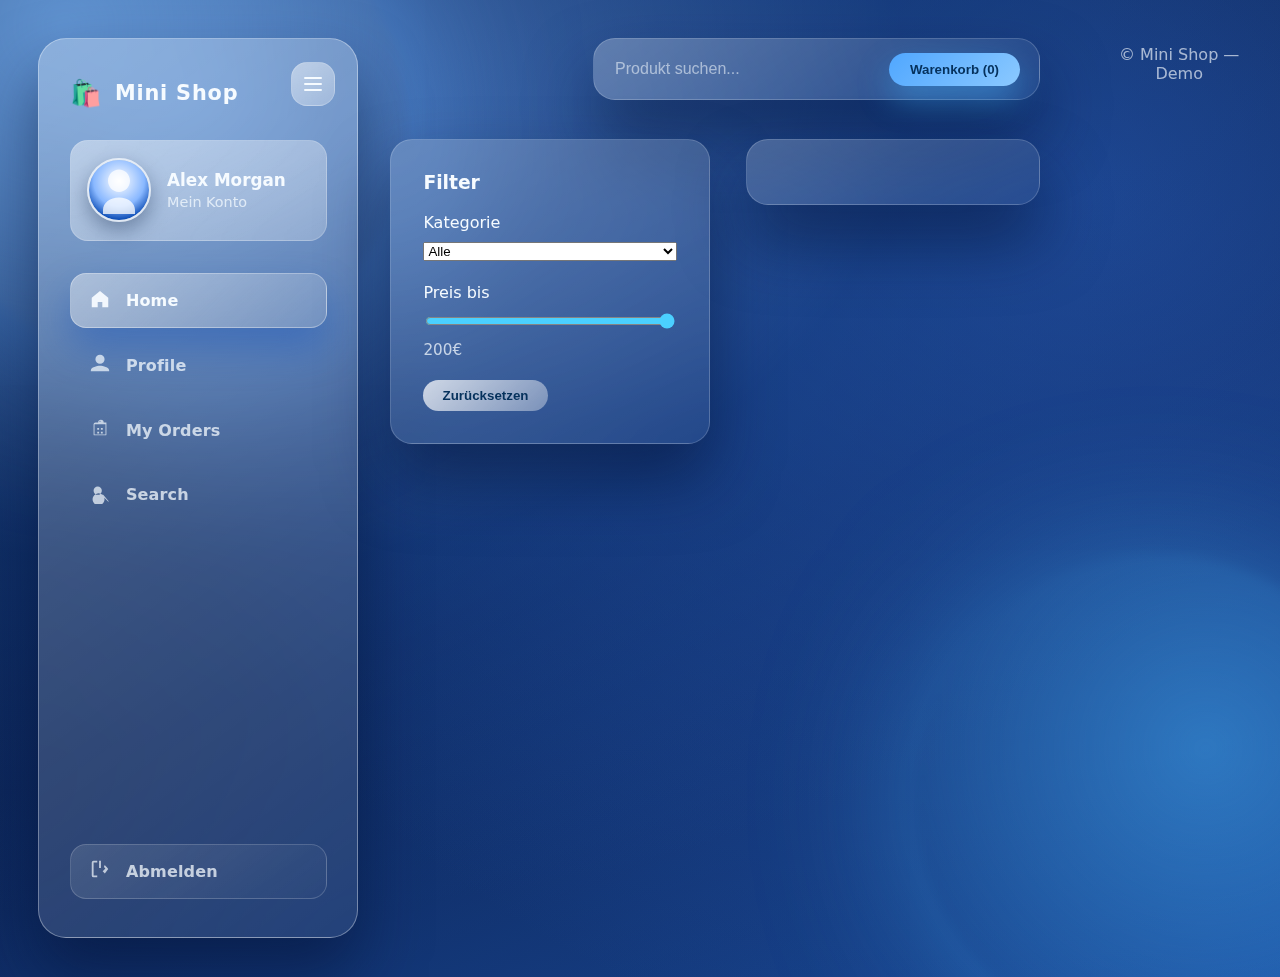
<file: index.html>
<!DOCTYPE html>
<html lang="de">
<head>
    <meta charset="utf-8" />
    <meta name="viewport" content="width=device-width, initial-scale=1" />
    <title>Mini Shop</title>
    <link rel="stylesheet" href="styles.css">
</head>
<body>
    <div class="app-shell">
        <aside class="sidebar" aria-label="Hauptnavigation">
            <!-- Toggle button keeps the sidebar accessible for mouse and keyboard users -->
            <button class="sidebar__toggle" aria-expanded="true" aria-label="Sidebar einklappen">
                <span class="sidebar__toggle-icon" aria-hidden="true"></span>
            </button>
            <!-- Compact brand mark stays visible in both states -->
            <div class="sidebar__brand">
                <span class="sidebar__brand-icon" aria-hidden="true">🛍️</span>
                <span class="sidebar__brand-label">Mini Shop</span>
            </div>
            <!-- User profile block mirrors the Windows 11 glass cards -->
            <div class="sidebar__profile">
                <div class="sidebar__profile-avatar" aria-hidden="true">
                    <img src="data:image/svg+xml,%3Csvg xmlns='http://www.w3.org/2000/svg' width='120' height='120' viewBox='0 0 120 120'%3E%3Cdefs%3E%3CradialGradient id='a' cx='50%25' cy='35%25' r='65%25'%3E%3Cstop offset='0%25' stop-color='%23ffffff'/%3E%3Cstop offset='65%25' stop-color='%2389b8ff'/%3E%3Cstop offset='100%25' stop-color='%230849b3'/%3E%3C/radialGradient%3E%3C/defs%3E%3Crect width='120' height='120' fill='url(%23a)' rx='60'/%3E%3Cpath fill='%23ffffff' fill-opacity='0.75' d='M60 64c-12.15 0-22-10.02-22-22.4C38 29.19 47.85 19 60 19s22 10.19 22 22.6C82 53.98 72.15 64 60 64Zm0 11c17.64 0 32 11.08 32 24.76V108H28v-8.24C28 86.08 42.36 75 60 75Z'/%3E%3C/svg%3E" alt="" />
                </div>
                <div class="sidebar__profile-text">
                    <strong class="sidebar__profile-name">Alex Morgan</strong>
                    <span class="sidebar__profile-role">Mein Konto</span>
                </div>
            </div>
            <nav class="sidebar__nav" aria-label="Menü">
                <a href="index.html" class="sidebar__link sidebar__link--active" aria-current="page">
                    <span class="sidebar__icon" aria-hidden="true">
                        <svg viewBox="0 0 24 24" focusable="false" aria-hidden="true"><path d="M12 3.172 3 10.5V21h6.5v-5.75h5V21H21V10.5l-9-7.328Z"/></svg>
                    </span>
                    <span class="sidebar__label">Home</span>
                </a>
                <a href="profile.html" class="sidebar__link">
                    <span class="sidebar__icon" aria-hidden="true">
                        <svg viewBox="0 0 24 24" focusable="false" aria-hidden="true"><path d="M12 12.9a5 5 0 1 0-5-5 5 5 0 0 0 5 5Zm0 2.2c-3.36 0-10 1.68-10 5v1h20v-1c0-3.32-6.64-5-10-5Z"/></svg>
                    </span>
                    <span class="sidebar__label">Profile</span>
                </a>
                <a href="#" class="sidebar__link">
                    <span class="sidebar__icon" aria-hidden="true">
                        <svg viewBox="0 0 24 24" focusable="false" aria-hidden="true"><path d="M19 6h-3a3 3 0 1 0-6 0H7a2 2 0 0 0-2 2v11a1 1 0 0 0 1 1h12a1 1 0 0 0 1-1ZM12 4a1 1 0 0 1 1 1h-2a1 1 0 0 1 1-1Zm6 15H6V8h12Zm-5-3h2v2h-2Zm-4 0h2v2H9Zm4-4h2v2h-2Zm-4 0h2v2H9Z"/></svg>
                    </span>
                    <span class="sidebar__label">My Orders</span>
                </a>
                <a href="#" class="sidebar__link">
                    <span class="sidebar__icon" aria-hidden="true">
                        <svg viewBox="0 0 24 24" focusable="false" aria-hidden="true"><path d="M15.5 14h-.79l-.28-.27A6.5 6.5 0 1 0 16 15.5l.27.28v.79L21 21.49 21.49 21Zm-6 0a4.5 4.5 0 1 1 4.5-4.5 4.5 4.5 0 0 1-4.5 4.5Z"/></svg>
                    </span>
                    <span class="sidebar__label">Search</span>
                </a>
            </nav>
            <a href="#" class="sidebar__link sidebar__link--logout">
                <span class="sidebar__icon" aria-hidden="true">
                    <svg viewBox="0 0 24 24" focusable="false" aria-hidden="true"><path d="M11 3h2v8h-2zm8.7 7.3-2.59-2.58L16.3 9.83l1.59 1.58-1.59 1.59 0 0-1.41 1.41 2.41 2.59L21 12zM5 5h4V3H5a2 2 0 0 0-2 2v14a2 2 0 0 0 2 2h4v-2H5z"/></svg>
                </span>
                <span class="sidebar__label">Abmelden</span>
            </a>
        </aside>
        <div class="main-area">
            <header class="site-header">
                <div class="search-cart">
                    <input id="search" type="search" placeholder="Produkt suchen..." />
                    <button id="cart-btn" class="cart-btn">Warenkorb (<span id="cart-count">0</span>)</button>
                </div>
            </header>
            <main class="content">
                <section class="filters">
                    <h3>Filter</h3>
                    <label>
                        Kategorie
                        <select id="category-filter">
                            <option value="all">Alle</option>
                        </select>
                    </label>
                    <label>
                        Preis bis
                        <input id="price-filter" type="range" min="0" max="200" value="200" />
                        <span id="price-value">200€</span>
                    </label>
                    <button id="clear-filters">Zurücksetzen</button>
                </section>
                <section class="products">
                    <div id="products-grid" class="grid"></div>
                </section>
            </main>
        </div>
    </div>
    <!-- Warenkorb Modal -->
    <div id="cart-modal" class="modal hidden">
        <div class="modal-content">
            <button class="close" id="close-cart">✕</button>
            <h2>Warenkorb</h2>
            <div id="cart-items"></div>
            <div class="cart-summary">
                <div>Zwischensumme: <strong id="subtotal">0.00€</strong></div>
                <button id="checkout-btn" class="primary">Zur Kasse</button>
            </div>
        </div>
    </div>
    <!-- Checkout Modal -->
    <div id="checkout-modal" class="modal hidden">
        <div class="modal-content">
            <button class="close" id="close-checkout">✕</button>
            <h2>Bestellung abschließen</h2>
            <form id="checkout-form">
                <label>Name <input name="name" required /></label>
                <label>Email <input name="email" type="email" required /></label>
                <label>Adresse <input name="address" required /></label>
                <button type="submit" class="primary">Bestellung absenden</button>
            </form>
        </div>
    </div>
    <footer class="site-footer">
        <p>© Mini Shop — Demo</p>
    </footer>
    <script src="script.js"></script>
</body>
</html>
</file>
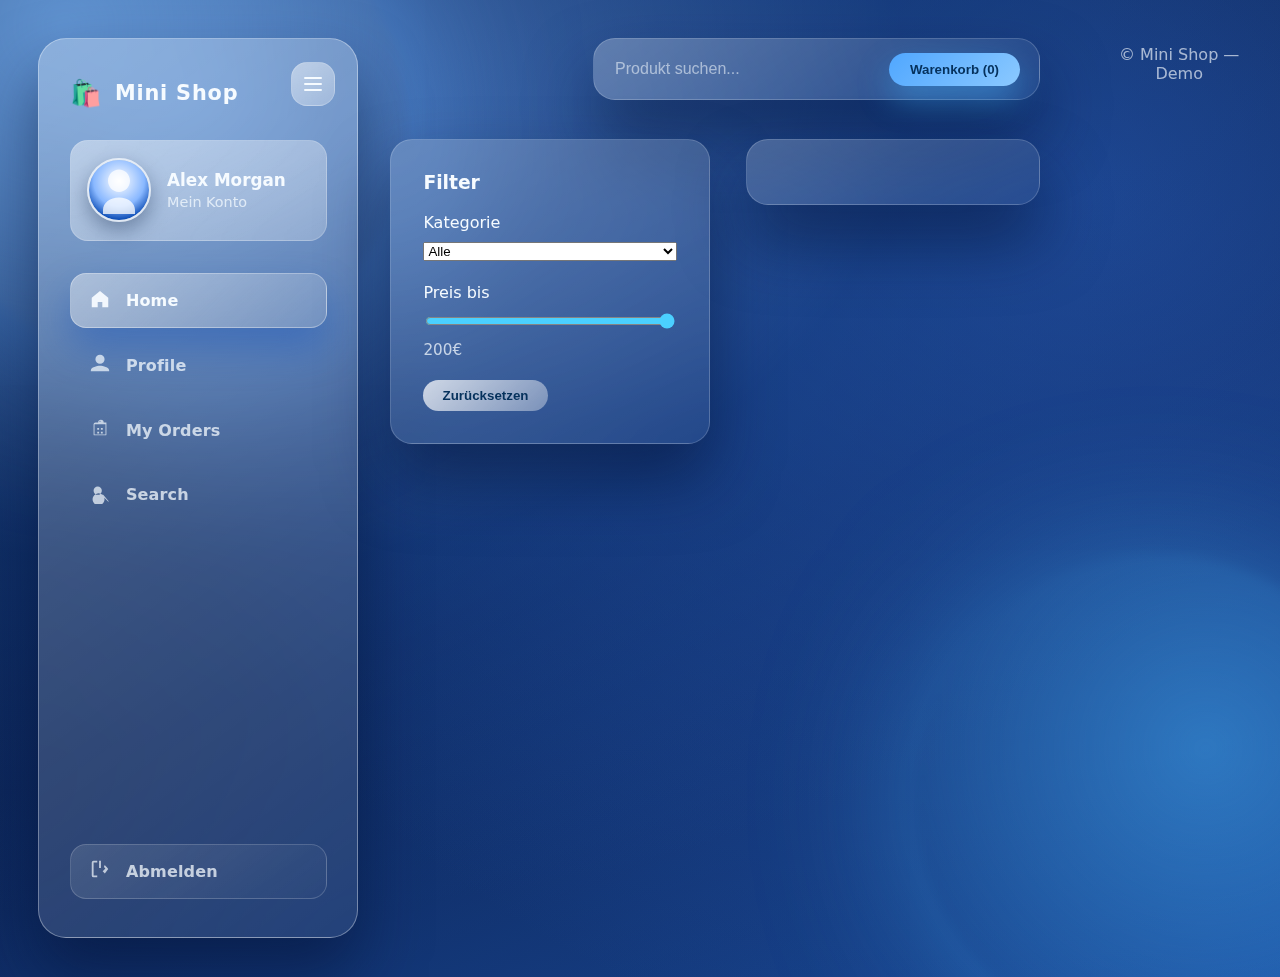
<file: Elnaz/index.html>
<!DOCTYPE html>
<html lang="de">
<head>
    <meta charset="utf-8" />
    <meta name="viewport" content="width=device-width, initial-scale=1" />
    <title>Mini Shop</title>
    <link rel="stylesheet" href="styles.css">
</head>
<body>
    <div class="app-shell">
        <aside class="sidebar" aria-label="Hauptnavigation">
            <!-- Toggle button keeps the sidebar accessible for mouse and keyboard users -->
            <button class="sidebar__toggle" aria-expanded="true" aria-label="Sidebar einklappen">
                <span class="sidebar__toggle-icon" aria-hidden="true"></span>
            </button>

            <!-- Compact brand mark stays visible in both states -->
            <div class="sidebar__brand">
                <span class="sidebar__brand-icon" aria-hidden="true">🛍️</span>
                <span class="sidebar__brand-label">Mini Shop</span>
            </div>

            <!-- User profile block mirrors the Windows 11 glass cards -->
            <div class="sidebar__profile">
                <div class="sidebar__profile-avatar" aria-hidden="true">
                    <img src="data:image/svg+xml,%3Csvg xmlns='http://www.w3.org/2000/svg' width='120' height='120' viewBox='0 0 120 120'%3E%3Cdefs%3E%3CradialGradient id='a' cx='50%25' cy='35%25' r='65%25'%3E%3Cstop offset='0%25' stop-color='%23ffffff'/%3E%3Cstop offset='65%25' stop-color='%2389b8ff'/%3E%3Cstop offset='100%25' stop-color='%230849b3'/%3E%3C/radialGradient%3E%3C/defs%3E%3Crect width='120' height='120' fill='url(%23a)' rx='60'/%3E%3Cpath fill='%23ffffff' fill-opacity='0.75' d='M60 64c-12.15 0-22-10.02-22-22.4C38 29.19 47.85 19 60 19s22 10.19 22 22.6C82 53.98 72.15 64 60 64Zm0 11c17.64 0 32 11.08 32 24.76V108H28v-8.24C28 86.08 42.36 75 60 75Z'/%3E%3C/svg%3E" alt="" />
                </div>
                <div class="sidebar__profile-text">
                    <strong class="sidebar__profile-name">Alex Morgan</strong>
                    <span class="sidebar__profile-role">Mein Konto</span>
                </div>
            </div>

            <nav class="sidebar__nav" aria-label="Menü">
                <a href="#" class="sidebar__link sidebar__link--active">
                    <span class="sidebar__icon" aria-hidden="true">
                        <svg viewBox="0 0 24 24" focusable="false" aria-hidden="true"><path d="M12 3.172 3 10.5V21h6.5v-5.75h5V21H21V10.5l-9-7.328Z"/></svg>
                    </span>
                    <span class="sidebar__label">Home</span>
                </a>
                <a href="#" class="sidebar__link">
                    <span class="sidebar__icon" aria-hidden="true">
                        <svg viewBox="0 0 24 24" focusable="false" aria-hidden="true"><path d="M12 12.9a5 5 0 1 0-5-5 5 5 0 0 0 5 5Zm0 2.2c-3.36 0-10 1.68-10 5v1h20v-1c0-3.32-6.64-5-10-5Z"/></svg>
                    </span>
                    <span class="sidebar__label">Profile</span>
                </a>
                <a href="#" class="sidebar__link">
                    <span class="sidebar__icon" aria-hidden="true">
                        <svg viewBox="0 0 24 24" focusable="false" aria-hidden="true"><path d="M19 6h-3a3 3 0 1 0-6 0H7a2 2 0 0 0-2 2v11a1 1 0 0 0 1 1h12a1 1 0 0 0 1-1ZM12 4a1 1 0 0 1 1 1h-2a1 1 0 0 1 1-1Zm6 15H6V8h12Zm-5-3h2v2h-2Zm-4 0h2v2H9Zm4-4h2v2h-2Zm-4 0h2v2H9Z"/></svg>
                    </span>
                    <span class="sidebar__label">My Orders</span>
                </a>
                <a href="#" class="sidebar__link">
                    <span class="sidebar__icon" aria-hidden="true">
                        <svg viewBox="0 0 24 24" focusable="false" aria-hidden="true"><path d="M15.5 14h-.79l-.28-.27A6.5 6.5 0 1 0 16 15.5l.27.28v.79L21 21.49 21.49 21Zm-6 0a4.5 4.5 0 1 1 4.5-4.5 4.5 4.5 0 0 1-4.5 4.5Z"/></svg>
                    </span>
                    <span class="sidebar__label">Search</span>
                </a>
            </nav>

            <a href="#" class="sidebar__link sidebar__link--logout">
                <span class="sidebar__icon" aria-hidden="true">
                    <svg viewBox="0 0 24 24" focusable="false" aria-hidden="true"><path d="M11 3h2v8h-2zm8.7 7.3-2.59-2.58L16.3 9.83l1.59 1.58-1.59 1.59 0 0-1.41 1.41 2.41 2.59L21 12zM5 5h4V3H5a2 2 0 0 0-2 2v14a2 2 0 0 0 2 2h4v-2H5z"/></svg>
                </span>
                <span class="sidebar__label">Abmelden</span>
            </a>
        </aside>

        <div class="main-area">
            <header class="site-header">
                <div class="search-cart">
                    <input id="search" type="search" placeholder="Produkt suchen..." />
                    <button id="cart-btn" class="cart-btn">Warenkorb (<span id="cart-count">0</span>)</button>
                </div>
            </header>

            <main class="content">
                <section class="filters">
                    <h3>Filter</h3>
                    <label>
                        Kategorie
                        <select id="category-filter">
                            <option value="all">Alle</option>
                        </select>
                    </label>
                    <label>
                        Preis bis
                        <input id="price-filter" type="range" min="0" max="200" value="200" />
                        <span id="price-value">200€</span>
                    </label>
                    <button id="clear-filters">Zurücksetzen</button>
                </section>

                <section class="products">
                    <div id="products-grid" class="grid"></div>
                </section>
            </main>
        </div>
    </div>

    <!-- Warenkorb Modal -->
    <div id="cart-modal" class="modal hidden">
        <div class="modal-content">
            <button class="close" id="close-cart">✕</button>
            <h2>Warenkorb</h2>
            <div id="cart-items"></div>
            <div class="cart-summary">
                <div>Zwischensumme: <strong id="subtotal">0.00€</strong></div>
                <button id="checkout-btn" class="primary">Zur Kasse</button>
            </div>
        </div>
    </div>

    <!-- Checkout Modal -->
    <div id="checkout-modal" class="modal hidden">
        <div class="modal-content">
            <button class="close" id="close-checkout">✕</button>
            <h2>Bestellung abschließen</h2>
            <form id="checkout-form">
                <label>Name <input name="name" required /></label>
                <label>Email <input name="email" type="email" required /></label>
                <label>Adresse <input name="address" required /></label>
                <button type="submit" class="primary">Bestellung absenden</button>
            </form>
        </div>
    </div>

    <footer class="site-footer">
        <p>© Mini Shop — Demo</p>
    </footer>

    <script src="script.js"></script>
</body>
</html>
</file>
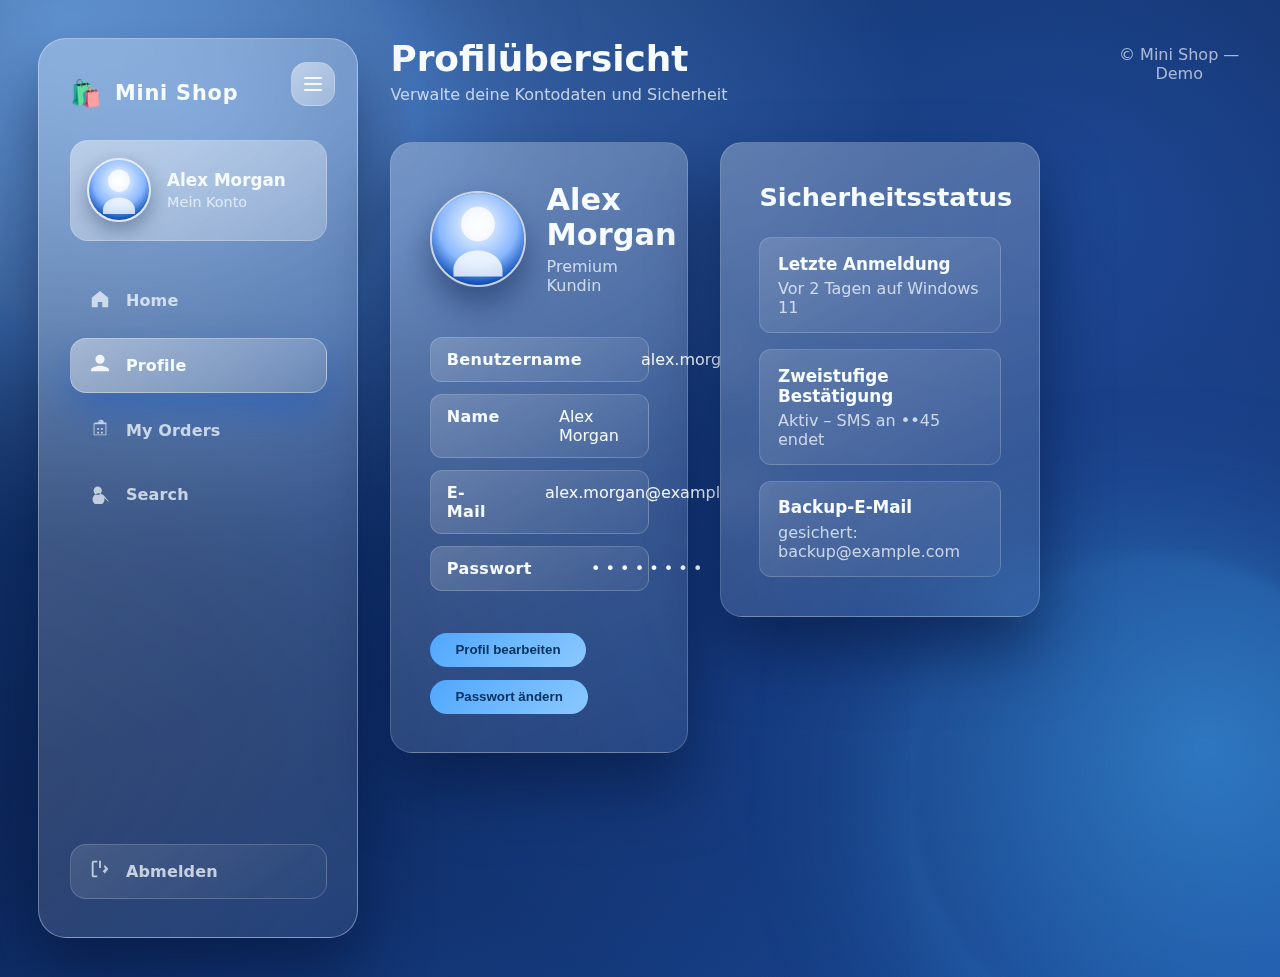
<file: profile.html>
<!DOCTYPE html>
<html lang="de">
<head>
    <meta charset="utf-8" />
    <meta name="viewport" content="width=device-width, initial-scale=1" />
    <title>Mini Shop – Profil</title>
    <link rel="stylesheet" href="styles.css">
</head>
<body>
    <div class="app-shell">
        <aside class="sidebar" aria-label="Hauptnavigation">
            <button class="sidebar__toggle" aria-expanded="true" aria-label="Sidebar einklappen">
                <span class="sidebar__toggle-icon" aria-hidden="true"></span>
            </button>
            <div class="sidebar__brand">
                <span class="sidebar__brand-icon" aria-hidden="true">🛍️</span>
                <span class="sidebar__brand-label">Mini Shop</span>
            </div>
            <div class="sidebar__profile">
                <div class="sidebar__profile-avatar" aria-hidden="true">
                    <img src="data:image/svg+xml,%3Csvg xmlns='http://www.w3.org/2000/svg' width='120' height='120' viewBox='0 0 120 120'%3E%3Cdefs%3E%3CradialGradient id='a' cx='50%25' cy='35%25' r='65%25'%3E%3Cstop offset='0%25' stop-color='%23ffffff'/%3E%3Cstop offset='65%25' stop-color='%2389b8ff'/%3E%3Cstop offset='100%25' stop-color='%230849b3'/%3E%3C/radialGradient%3E%3C/defs%3E%3Crect width='120' height='120' fill='url(%23a)' rx='60'/%3E%3Cpath fill='%23ffffff' fill-opacity='0.75' d='M60 64c-12.15 0-22-10.02-22-22.4C38 29.19 47.85 19 60 19s22 10.19 22 22.6C82 53.98 72.15 64 60 64Zm0 11c17.64 0 32 11.08 32 24.76V108H28v-8.24C28 86.08 42.36 75 60 75Z'/%3E%3C/svg%3E" alt="" />
                </div>
                <div class="sidebar__profile-text">
                    <strong class="sidebar__profile-name">Alex Morgan</strong>
                    <span class="sidebar__profile-role">Mein Konto</span>
                </div>
            </div>
            <nav class="sidebar__nav" aria-label="Menü">
                <a href="index.html" class="sidebar__link">
                    <span class="sidebar__icon" aria-hidden="true">
                        <svg viewBox="0 0 24 24" focusable="false" aria-hidden="true"><path d="M12 3.172 3 10.5V21h6.5v-5.75h5V21H21V10.5l-9-7.328Z"/></svg>
                    </span>
                    <span class="sidebar__label">Home</span>
                </a>
                <a href="profile.html" class="sidebar__link sidebar__link--active" aria-current="page">
                    <span class="sidebar__icon" aria-hidden="true">
                        <svg viewBox="0 0 24 24" focusable="false" aria-hidden="true"><path d="M12 12.9a5 5 0 1 0-5-5 5 5 0 0 0 5 5Zm0 2.2c-3.36 0-10 1.68-10 5v1h20v-1c0-3.32-6.64-5-10-5Z"/></svg>
                    </span>
                    <span class="sidebar__label">Profile</span>
                </a>
                <a href="#" class="sidebar__link">
                    <span class="sidebar__icon" aria-hidden="true">
                        <svg viewBox="0 0 24 24" focusable="false" aria-hidden="true"><path d="M19 6h-3a3 3 0 1 0-6 0H7a2 2 0 0 0-2 2v11a1 1 0 0 0 1 1h12a1 1 0 0 0 1-1ZM12 4a1 1 0 0 1 1 1h-2a1 1 0 0 1 1-1Zm6 15H6V8h12Zm-5-3h2v2h-2Zm-4 0h2v2H9Zm4-4h2v2h-2Zm-4 0h2v2H9Z"/></svg>
                    </span>
                    <span class="sidebar__label">My Orders</span>
                </a>
                <a href="#" class="sidebar__link">
                    <span class="sidebar__icon" aria-hidden="true">
                        <svg viewBox="0 0 24 24" focusable="false" aria-hidden="true"><path d="M15.5 14h-.79l-.28-.27A6.5 6.5 0 1 0 16 15.5l.27.28v.79L21 21.49 21.49 21Zm-6 0a4.5 4.5 0 1 1 4.5-4.5 4.5 4.5 0 0 1-4.5 4.5Z"/></svg>
                    </span>
                    <span class="sidebar__label">Search</span>
                </a>
            </nav>
            <a href="#" class="sidebar__link sidebar__link--logout">
                <span class="sidebar__icon" aria-hidden="true">
                    <svg viewBox="0 0 24 24" focusable="false" aria-hidden="true"><path d="M11 3h2v8h-2zm8.7 7.3-2.59-2.58L16.3 9.83l1.59 1.58-1.59 1.59 0 0-1.41 1.41 2.41 2.59L21 12zM5 5h4V3H5a2 2 0 0 0-2 2v14a2 2 0 0 0 2 2h4v-2H5z"/></svg>
                </span>
                <span class="sidebar__label">Abmelden</span>
            </a>
        </aside>
        <div class="main-area">
            <header class="site-header profile-header">
                <div class="profile-header__title">
                    <h1>Profilübersicht</h1>
                    <p>Verwalte deine Kontodaten und Sicherheit</p>
                </div>
            </header>
            <main class="profile-content">
                <section class="profile-card" aria-labelledby="profile-details-heading">
                    <div class="profile-card__header">
                        <div class="profile-card__avatar" aria-hidden="true">
                            <img src="data:image/svg+xml,%3Csvg xmlns='http://www.w3.org/2000/svg' width='160' height='160' viewBox='0 0 120 120'%3E%3Cdefs%3E%3CradialGradient id='b' cx='50%25' cy='35%25' r='65%25'%3E%3Cstop offset='0%25' stop-color='%23ffffff'/%3E%3Cstop offset='65%25' stop-color='%2389b8ff'/%3E%3Cstop offset='100%25' stop-color='%230849b3'/%3E%3C/radialGradient%3E%3C/defs%3E%3Crect width='120' height='120' fill='url(%23b)' rx='60'/%3E%3Cpath fill='%23ffffff' fill-opacity='0.78' d='M60 63c-12.15 0-22-10-22-22.3C38 28.1 47.85 18 60 18s22 10.1 22 22.7C82 53 72.15 63 60 63Zm0 12c17.64 0 32 11.6 32 25.6V109H28v-8.4C28 86.2 42.36 75 60 75Z'/%3E%3C/svg%3E" alt="" />
                        </div>
                        <div class="profile-card__title">
                            <h2 id="profile-details-heading">Alex Morgan</h2>
                            <span class="profile-card__subtitle">Premium Kundin</span>
                        </div>
                    </div>
                    <dl class="profile-details">
                        <div class="profile-details__row">
                            <dt class="profile-details__label">Benutzername</dt>
                            <dd class="profile-details__value">alex.morgan</dd>
                        </div>
                        <div class="profile-details__row">
                            <dt class="profile-details__label">Name</dt>
                            <dd class="profile-details__value">Alex Morgan</dd>
                        </div>
                        <div class="profile-details__row">
                            <dt class="profile-details__label">E-Mail</dt>
                            <dd class="profile-details__value">alex.morgan@example.com</dd>
                        </div>
                        <div class="profile-details__row">
                            <dt class="profile-details__label">Passwort</dt>
                            <dd class="profile-details__value profile-details__value--masked">••••••••</dd>
                        </div>
                    </dl>
                    <div class="profile-card__actions">
                        <button type="button" class="primary">Profil bearbeiten</button>
                        <button type="button" class="primary">Passwort ändern</button>
                    </div>
                </section>
                <section class="profile-card" aria-labelledby="profile-security-heading">
                    <h2 id="profile-security-heading">Sicherheitsstatus</h2>
                    <div class="profile-security">
                        <div class="profile-security__item">
                            <strong>Letzte Anmeldung</strong>
                            <span>Vor 2 Tagen auf Windows 11</span>
                        </div>
                        <div class="profile-security__item">
                            <strong>Zweistufige Bestätigung</strong>
                            <span>Aktiv – SMS an ••45 endet</span>
                        </div>
                        <div class="profile-security__item">
                            <strong>Backup-E-Mail</strong>
                            <span>gesichert: backup@example.com</span>
                        </div>
                    </div>
                </section>
            </main>
        </div>
    </div>
    <footer class="site-footer">
        <p>© Mini Shop — Demo</p>
    </footer>
    <script src="script.js"></script>
</body>
</html>
</file>
<file: styles.css>
/*
 * Modern glassmorphism theme tailored to a collapsible sidebar.
 * The palette follows soft Windows-11-inspired blues with floating gradients.
 */
:root {
    --bg-dark: #020b1c;
    --bg-mid: #0a1f4d;
    --bg-light: #1b4fa1;
    --bg-highlight: #3a7dff;
    --bg-glow: rgba(63, 142, 255, 0.4);
    --glass-strong: rgba(255, 255, 255, 0.28);
    --glass-soft: rgba(255, 255, 255, 0.08);
    --glass-border: rgba(255, 255, 255, 0.35);
    --glass-border-soft: rgba(255, 255, 255, 0.18);
    --glass-shadow: 0 35px 65px rgba(3, 18, 54, 0.55);
    --text-strong: #f6fbff;
    --text-soft: rgba(246, 251, 255, 0.75);
    --accent-start: #50a7ff;
    --accent-end: #8bc9ff;
    --accent-strong: #4bd0ff;
    --sidebar-expanded-width: 320px;
    --sidebar-collapsed-width: 92px;
    --sidebar-transition: 340ms ease;
    --card-radius-lg: 28px;
    --card-radius-md: 22px;
}
* {
    box-sizing: border-box;
}
body {
    margin: 0;
    min-height: 100vh;
    display: flex;
    align-items: stretch;
    justify-content: stretch;
    font-family: "Segoe UI", "Inter", system-ui, -apple-system, sans-serif;
    color: var(--text-strong);
    background: radial-gradient(140% 120% at 15% 10%, rgba(110, 170, 255, 0.65) 0%, rgba(27, 79, 161, 0.35) 40%, transparent 70%),
                radial-gradient(120% 140% at 85% 20%, rgba(47, 102, 204, 0.55) 0%, transparent 65%),
                radial-gradient(120% 140% at 50% 85%, rgba(19, 52, 115, 0.45) 0%, transparent 60%),
                linear-gradient(160deg, var(--bg-dark) 0%, var(--bg-mid) 55%, var(--bg-light) 100%);
    position: relative;
    overflow-x: hidden;
}
body::before,
body::after {
    content: "";
    position: fixed;
    inset: auto;
    width: clamp(260px, 38vw, 520px);
    height: clamp(260px, 38vw, 520px);
    border-radius: 50%;
    pointer-events: none;
    filter: blur(6px);
    background: radial-gradient(circle at 30% 30%, rgba(128, 189, 255, 0.55), rgba(22, 51, 110, 0));
    z-index: 0;
}
body::before {
    top: -120px;
    left: -80px;
    box-shadow: 0 0 160px rgba(99, 172, 255, 0.55);
}
body::after {
    bottom: -140px;
    right: -120px;
    background: radial-gradient(circle at 60% 40%, rgba(72, 184, 255, 0.45), rgba(4, 24, 62, 0));
    box-shadow: 0 0 160px rgba(72, 184, 255, 0.4);
}
body {
    --sidebar-width: var(--sidebar-expanded-width);
}
body.sidebar-collapsed {
    --sidebar-width: var(--sidebar-collapsed-width);
}
.app-shell {
    position: relative;
    z-index: 1;
    display: grid;
    grid-template-columns: var(--sidebar-width) 1fr;
    gap: clamp(1.5rem, 2.5vw, 3rem);
    width: 100%;
    padding: clamp(1.5rem, 3vw, 3rem);
    min-height: 100vh;
    transition: grid-template-columns var(--sidebar-transition);
}
.sidebar {
    position: relative;
    display: flex;
    flex-direction: column;
    gap: 2rem;
    width: 100%;
    padding: clamp(1.5rem, 3vw, 2.8rem) clamp(1.2rem, 2.4vw, 2rem);
    border-radius: var(--card-radius-lg);
    background: linear-gradient(145deg, var(--glass-strong), var(--glass-soft));
    border: 1px solid var(--glass-border);
    box-shadow: var(--glass-shadow);
    backdrop-filter: blur(26px);
    overflow: hidden;
    transition: width var(--sidebar-transition), padding var(--sidebar-transition);
}
.sidebar__toggle {
    position: absolute;
    top: 1.4rem;
    right: 1.4rem;
    display: grid;
    place-items: center;
    width: 44px;
    height: 44px;
    border-radius: 16px;
    border: 1px solid var(--glass-border-soft);
    background: linear-gradient(145deg, rgba(255, 255, 255, 0.35), rgba(255, 255, 255, 0.08));
    color: var(--text-strong);
    cursor: pointer;
    transition: transform 240ms ease, background 240ms ease;
    backdrop-filter: blur(24px);
}
.sidebar__toggle:hover,
.sidebar__toggle:focus-visible {
    background: linear-gradient(145deg, rgba(255, 255, 255, 0.45), rgba(255, 255, 255, 0.12));
    outline: none;
}
.sidebar__toggle-icon,
.sidebar__toggle-icon::before,
.sidebar__toggle-icon::after {
    display: block;
    width: 18px;
    height: 2px;
    border-radius: 999px;
    background: currentColor;
    transition: transform 240ms ease, opacity 240ms ease;
}
.sidebar__toggle-icon {
    position: relative;
}
.sidebar__toggle-icon::before,
.sidebar__toggle-icon::after {
    content: "";
    position: absolute;
    left: 0;
}
.sidebar__toggle-icon::before {
    top: -6px;
}
.sidebar__toggle-icon::after {
    top: 6px;
}
.sidebar__brand {
    display: flex;
    align-items: center;
    gap: 0.75rem;
    padding-right: 3.2rem; /* keeps toggle clear */
    font-size: 1.3rem;
    font-weight: 700;
    letter-spacing: 0.04em;
}
.sidebar__brand-icon {
    font-size: 1.6rem;
}
.sidebar__profile {
    display: flex;
    align-items: center;
    gap: 1rem;
    padding: 1.1rem 1rem;
    border-radius: calc(var(--card-radius-md) - 4px);
    background: linear-gradient(155deg, rgba(255, 255, 255, 0.25), rgba(255, 255, 255, 0.05));
    border: 1px solid var(--glass-border-soft);
    backdrop-filter: blur(18px);
}
.sidebar__profile-avatar {
    flex-shrink: 0;
    width: 64px;
    height: 64px;
    border-radius: 50%;
    overflow: hidden;
    border: 2px solid rgba(255, 255, 255, 0.65);
    box-shadow: 0 8px 20px rgba(3, 22, 58, 0.35);
}
.sidebar__profile-avatar img {
    width: 100%;
    height: 100%;
    display: block;
}
.sidebar__profile-text {
    display: flex;
    flex-direction: column;
    gap: 0.25rem;
}
.sidebar__profile-name {
    font-size: 1.05rem;
    font-weight: 600;
}
.sidebar__profile-role {
    font-size: 0.9rem;
    color: var(--text-soft);
}
.sidebar__nav {
    display: flex;
    flex-direction: column;
    gap: 0.6rem;
    margin-block: 0;
    padding: 0;
}
.sidebar__link {
    display: flex;
    align-items: center;
    gap: 0.95rem;
    padding: 0.85rem 1.1rem;
    border-radius: calc(var(--card-radius-md) - 6px);
    color: var(--text-soft);
    text-decoration: none;
    font-weight: 600;
    letter-spacing: 0.01em;
    border: 1px solid transparent;
    transition: background 220ms ease, color 220ms ease, border-color 220ms ease, box-shadow 220ms ease;
}
.sidebar__link:hover,
.sidebar__link:focus-visible {
    color: var(--text-strong);
    border-color: rgba(255, 255, 255, 0.25);
    background: linear-gradient(145deg, rgba(255, 255, 255, 0.22), rgba(255, 255, 255, 0.05));
    outline: none;
}
.sidebar__link svg {
    width: 22px;
    height: 22px;
    fill: currentColor;
    opacity: 0.95;
}
.sidebar__link--active {
    color: var(--text-strong);
    border-color: rgba(255, 255, 255, 0.32);
    background: linear-gradient(135deg, rgba(255, 255, 255, 0.42), rgba(255, 255, 255, 0.14));
    box-shadow: 0 20px 38px rgba(24, 84, 187, 0.45);
}
.sidebar__link--logout {
    margin-top: auto;
    background: linear-gradient(145deg, rgba(255, 255, 255, 0.12), rgba(255, 255, 255, 0.02));
    border-color: rgba(255, 255, 255, 0.18);
}
.sidebar__link--logout:hover,
.sidebar__link--logout:focus-visible {
    color: #ffeded;
    border-color: rgba(255, 145, 145, 0.4);
    background: linear-gradient(145deg, rgba(255, 86, 86, 0.28), rgba(255, 194, 194, 0.1));
}
.sidebar__label {
    white-space: nowrap;
    transition: opacity var(--sidebar-transition), transform var(--sidebar-transition);
    transform-origin: left center;
}
body.sidebar-collapsed .sidebar__label,
body.sidebar-collapsed .sidebar__brand-label,
body.sidebar-collapsed .sidebar__profile-text {
    opacity: 0;
    transform: translateX(-12px);
    pointer-events: none;
}
body.sidebar-collapsed .sidebar {
    padding-inline: clamp(0.75rem, 1.2vw, 1.25rem);
    align-items: center;
}
body.sidebar-collapsed .sidebar__brand {
    justify-content: center;
    padding-right: 0;
}
body.sidebar-collapsed .sidebar__profile {
    justify-content: center;
}
body.sidebar-collapsed .sidebar__link {
    justify-content: center;
    padding-inline: 0.8rem;
}
body.sidebar-collapsed .sidebar__toggle {
    right: 1rem;
}
body.sidebar-collapsed .sidebar__toggle-icon {
    transform: rotate(180deg);
}
.main-area {
    display: flex;
    flex-direction: column;
    gap: clamp(1.5rem, 3vw, 2.5rem);
    min-height: 100vh;
}
.site-header {
    display: flex;
    justify-content: flex-end;
}
.search-cart {
    display: flex;
    align-items: center;
    gap: 1rem;
    padding: 0.85rem 1.2rem;
    border-radius: var(--card-radius-md);
    background: linear-gradient(145deg, rgba(255, 255, 255, 0.25), rgba(255, 255, 255, 0.04));
    border: 1px solid var(--glass-border-soft);
    box-shadow: var(--glass-shadow);
    backdrop-filter: blur(24px);
}
#search {
    border: none;
    background: transparent;
    color: inherit;
    font-size: 1rem;
    min-width: clamp(180px, 22vw, 260px);
    outline: none;
}
#search::placeholder {
    color: rgba(246, 251, 255, 0.55);
}
.cart-btn {
    border: none;
    border-radius: 999px;
    padding: 0.55rem 1.3rem;
    font-weight: 600;
    cursor: pointer;
    color: #05315c;
    background: linear-gradient(135deg, var(--accent-start), var(--accent-end));
    box-shadow: 0 14px 32px rgba(72, 184, 255, 0.45);
    transition: transform 180ms ease, box-shadow 180ms ease;
}
.cart-btn:hover,
.cart-btn:focus-visible {
    transform: translateY(-2px);
    box-shadow: 0 22px 42px rgba(72, 184, 255, 0.52);
    outline: none;
}
.content {
    display: grid;
    gap: clamp(1.5rem, 2.8vw, 2.8rem);
    grid-template-columns: minmax(260px, 320px) 1fr;
    align-items: start;
}
.filters,
.products {
    background: linear-gradient(155deg, rgba(255, 255, 255, 0.2), rgba(255, 255, 255, 0.05));
    border: 1px solid var(--glass-border-soft);
    border-radius: var(--card-radius-md);
    padding: clamp(1.4rem, 2.5vw, 2rem);
    box-shadow: var(--glass-shadow);
    backdrop-filter: blur(24px);
}
.filters h3 {
    margin: 0 0 1.3rem;
}
.filters label {
    display: flex;
    flex-direction: column;
    gap: 0.6rem;
    margin-bottom: 1.35rem;
    font-weight: 500;
}
.filters select,
.filters input[type="range"] {
    accent-color: var(--accent-strong);
}
#price-value {
    font-size: 0.95rem;
    color: var(--text-soft);
}
#clear-filters {
    align-self: flex-start;
    border: none;
    border-radius: 999px;
    padding: 0.5rem 1.2rem;
    font-weight: 600;
    color: #05315c;
    background: linear-gradient(135deg, rgba(255, 255, 255, 0.75), rgba(255, 255, 255, 0.35));
    cursor: pointer;
    transition: transform 180ms ease, box-shadow 180ms ease;
}
#clear-filters:hover,
#clear-filters:focus-visible {
    transform: translateY(-2px);
    box-shadow: 0 18px 38px rgba(33, 125, 255, 0.35);
    outline: none;
}
.grid {
    display: grid;
    gap: 1.6rem;
    grid-template-columns: repeat(auto-fill, minmax(220px, 1fr));
}
.product-card {
    background: linear-gradient(155deg, rgba(255, 255, 255, 0.22), rgba(255, 255, 255, 0.06));
    border: 1px solid rgba(255, 255, 255, 0.18);
    border-radius: 22px;
    padding: 1.3rem;
    display: flex;
    flex-direction: column;
    gap: 0.8rem;
    box-shadow: var(--glass-shadow);
    backdrop-filter: blur(22px);
}
.product-card h4 {
    margin: 0;
}
.product-card button {
    align-self: flex-start;
    border: none;
    border-radius: 999px;
    padding: 0.45rem 1.2rem;
    font-weight: 600;
    color: #05315c;
    background: linear-gradient(135deg, var(--accent-start), var(--accent-end));
    cursor: pointer;
    transition: transform 160ms ease;
}
.product-card button:hover,
.product-card button:focus-visible {
    transform: translateY(-2px);
    outline: none;
}
.site-footer {
    position: relative;
    z-index: 1;
    text-align: center;
    padding: 1.8rem;
    color: rgba(246, 251, 255, 0.65);
}
.modal {
    position: fixed;
    inset: 0;
    display: grid;
    place-items: center;
    background: rgba(2, 11, 28, 0.6);
    backdrop-filter: blur(14px);
    z-index: 20;
}
.modal.hidden {
    display: none;
}
.modal-content {
    background: linear-gradient(155deg, rgba(255, 255, 255, 0.25), rgba(255, 255, 255, 0.08));
    border: 1px solid rgba(255, 255, 255, 0.35);
    border-radius: var(--card-radius-md);
    padding: 2rem;
    color: var(--text-strong);
    width: min(480px, 90vw);
    box-shadow: var(--glass-shadow);
    backdrop-filter: blur(26px);
    position: relative;
}
.modal-content h2 {
    margin-top: 0;
}
.close {
    position: absolute;
    top: 1.2rem;
    right: 1.2rem;
    background: transparent;
    border: none;
    color: inherit;
    font-size: 1.3rem;
    cursor: pointer;
}
.cart-summary {
    display: flex;
    align-items: center;
    justify-content: space-between;
    margin-top: 1.5rem;
    gap: 1.2rem;
}
.primary {
    border: none;
    border-radius: 999px;
    padding: 0.6rem 1.6rem;
    font-weight: 600;
    color: #05315c;
    background: linear-gradient(135deg, var(--accent-start), var(--accent-end));
    cursor: pointer;
}
form label {
    display: flex;
    flex-direction: column;
    gap: 0.4rem;
    margin-bottom: 1rem;
}
form input {
    border: 1px solid rgba(255, 255, 255, 0.25);
    border-radius: 12px;
    padding: 0.6rem 0.8rem;
    background: rgba(255, 255, 255, 0.08);
    color: inherit;
}
@media (max-width: 1100px) {
    .app-shell {
        grid-template-columns: minmax(var(--sidebar-width), 1fr);
    }
    .main-area {
        min-height: auto;
    }
    .content {
        grid-template-columns: 1fr;
    }
}
@media (max-width: 720px) {
    body.sidebar-collapsed .sidebar {
        padding-block-start: 4.5rem;
    }
    .sidebar__toggle {
        top: 1rem;
        left: 50%;
        right: auto;
        transform: translateX(-50%);
    }
    body.sidebar-collapsed .sidebar__toggle {
        transform: translateX(-50%) rotate(180deg);
    }
}
/* Ensure toggle icon animates into an "x"-like chevron when expanded/collapsed */
body.sidebar-collapsed .sidebar__toggle-icon::before {
    transform: translateY(6px) rotate(45deg);
}
body.sidebar-collapsed .sidebar__toggle-icon::after {
    transform: translateY(-6px) rotate(-45deg);
}
body.sidebar-collapsed .sidebar__toggle-icon {
    background: transparent;
}
body.sidebar-collapsed .sidebar__toggle-icon::before,
body.sidebar-collapsed .sidebar__toggle-icon::after {
    width: 14px;
}

/*
 * Modern glassmorphism theme tailored to a collapsible sidebar.
 * The palette follows soft Windows-11-inspired blues with floating gradients.
 */
:root {
    --bg-dark: #020b1c;
    --bg-mid: #0a1f4d;
    --bg-light: #1b4fa1;
    --bg-highlight: #3a7dff;
    --bg-glow: rgba(63, 142, 255, 0.4);
    --glass-strong: rgba(255, 255, 255, 0.28);
    --glass-soft: rgba(255, 255, 255, 0.08);
    --glass-border: rgba(255, 255, 255, 0.35);
    --glass-border-soft: rgba(255, 255, 255, 0.18);
    --glass-shadow: 0 35px 65px rgba(3, 18, 54, 0.55);
    --text-strong: #f6fbff;
    --text-soft: rgba(246, 251, 255, 0.75);
    --accent-start: #50a7ff;
    --accent-end: #8bc9ff;
    --accent-strong: #4bd0ff;
    --sidebar-expanded-width: 320px;
    --sidebar-collapsed-width: 92px;
    --sidebar-transition: 340ms ease;
    --card-radius-lg: 28px;
    --card-radius-md: 22px;
}
* {
    box-sizing: border-box;
}
body {
    margin: 0;
    min-height: 100vh;
    display: flex;
    align-items: stretch;
    justify-content: stretch;
    font-family: "Segoe UI", "Inter", system-ui, -apple-system, sans-serif;
    color: var(--text-strong);
    background: radial-gradient(140% 120% at 15% 10%, rgba(110, 170, 255, 0.65) 0%, rgba(27, 79, 161, 0.35) 40%, transparent 70%),
                radial-gradient(120% 140% at 85% 20%, rgba(47, 102, 204, 0.55) 0%, transparent 65%),
                radial-gradient(120% 140% at 50% 85%, rgba(19, 52, 115, 0.45) 0%, transparent 60%),
                linear-gradient(160deg, var(--bg-dark) 0%, var(--bg-mid) 55%, var(--bg-light) 100%);
    position: relative;
    overflow-x: hidden;
}
body::before,
body::after {
    content: "";
    position: fixed;
    inset: auto;
    width: clamp(260px, 38vw, 520px);
    height: clamp(260px, 38vw, 520px);
    border-radius: 50%;
    pointer-events: none;
    filter: blur(6px);
    background: radial-gradient(circle at 30% 30%, rgba(128, 189, 255, 0.55), rgba(22, 51, 110, 0));
    z-index: 0;
}
body::before {
    top: -120px;
    left: -80px;
    box-shadow: 0 0 160px rgba(99, 172, 255, 0.55);
}
body::after {
    bottom: -140px;
    right: -120px;
    background: radial-gradient(circle at 60% 40%, rgba(72, 184, 255, 0.45), rgba(4, 24, 62, 0));
    box-shadow: 0 0 160px rgba(72, 184, 255, 0.4);
}
body {
    --sidebar-width: var(--sidebar-expanded-width);
}
body.sidebar-collapsed {
    --sidebar-width: var(--sidebar-collapsed-width);
}
.app-shell {
    position: relative;
    z-index: 1;
    display: grid;
    grid-template-columns: var(--sidebar-width) 1fr;
    gap: clamp(1.5rem, 2.5vw, 3rem);
    width: 100%;
    padding: clamp(1.5rem, 3vw, 3rem);
    min-height: 100vh;
    transition: grid-template-columns var(--sidebar-transition);
}
.sidebar {
    position: relative;
    display: flex;
    flex-direction: column;
    gap: 2rem;
    width: 100%;
    padding: clamp(1.5rem, 3vw, 2.8rem) clamp(1.2rem, 2.4vw, 2rem);
    border-radius: var(--card-radius-lg);
    background: linear-gradient(145deg, var(--glass-strong), var(--glass-soft));
    border: 1px solid var(--glass-border);
    box-shadow: var(--glass-shadow);
    backdrop-filter: blur(26px);
    overflow: hidden;
    transition: width var(--sidebar-transition), padding var(--sidebar-transition);
}
.sidebar__toggle {
    position: absolute;
    top: 1.4rem;
    right: 1.4rem;
    display: grid;
    place-items: center;
    width: 44px;
    height: 44px;
    border-radius: 16px;
    border: 1px solid var(--glass-border-soft);
    background: linear-gradient(145deg, rgba(255, 255, 255, 0.35), rgba(255, 255, 255, 0.08));
    color: var(--text-strong);
    cursor: pointer;
    transition: transform 240ms ease, background 240ms ease;
    backdrop-filter: blur(24px);
}
.sidebar__toggle:hover,
.sidebar__toggle:focus-visible {
    background: linear-gradient(145deg, rgba(255, 255, 255, 0.45), rgba(255, 255, 255, 0.12));
    outline: none;
}
.sidebar__toggle-icon,
.sidebar__toggle-icon::before,
.sidebar__toggle-icon::after {
    display: block;
    width: 18px;
    height: 2px;
    border-radius: 999px;
    background: currentColor;
    transition: transform 240ms ease, opacity 240ms ease;
}
.sidebar__toggle-icon {
    position: relative;
}
.sidebar__toggle-icon::before,
.sidebar__toggle-icon::after {
    content: "";
    position: absolute;
    left: 0;
}
.sidebar__toggle-icon::before {
    top: -6px;
}
.sidebar__toggle-icon::after {
    top: 6px;
}
.sidebar__brand {
    display: flex;
    align-items: center;
    gap: 0.75rem;
    padding-right: 3.2rem; /* keeps toggle clear */
    font-size: 1.3rem;
    font-weight: 700;
    letter-spacing: 0.04em;
}
.sidebar__brand-icon {
    font-size: 1.6rem;
}
.sidebar__profile {
    display: flex;
    align-items: center;
    gap: 1rem;
    padding: 1.1rem 1rem;
    border-radius: calc(var(--card-radius-md) - 4px);
    background: linear-gradient(155deg, rgba(255, 255, 255, 0.25), rgba(255, 255, 255, 0.05));
    border: 1px solid var(--glass-border-soft);
    backdrop-filter: blur(18px);
}
.sidebar__profile-avatar {
    flex-shrink: 0;
    width: 64px;
    height: 64px;
    border-radius: 50%;
    overflow: hidden;
    border: 2px solid rgba(255, 255, 255, 0.65);
    box-shadow: 0 8px 20px rgba(3, 22, 58, 0.35);
}
.sidebar__profile-avatar img {
    width: 100%;
    height: 100%;
    display: block;
}
.sidebar__profile-text {
    display: flex;
    flex-direction: column;
    gap: 0.25rem;
}
.sidebar__profile-name {
    font-size: 1.05rem;
    font-weight: 600;
}
.sidebar__profile-role {
    font-size: 0.9rem;
    color: var(--text-soft);
}
.sidebar__nav {
    display: flex;
    flex-direction: column;
    gap: 0.6rem;
    margin-block: 0;
    padding: 0;
}
.sidebar__link {
    display: flex;
    align-items: center;
    gap: 0.95rem;
    padding: 0.85rem 1.1rem;
    border-radius: calc(var(--card-radius-md) - 6px);
    color: var(--text-soft);
    text-decoration: none;
    font-weight: 600;
    letter-spacing: 0.01em;
    border: 1px solid transparent;
    transition: background 220ms ease, color 220ms ease, border-color 220ms ease, box-shadow 220ms ease;
}
.sidebar__link:hover,
.sidebar__link:focus-visible {
    color: var(--text-strong);
    border-color: rgba(255, 255, 255, 0.25);
    background: linear-gradient(145deg, rgba(255, 255, 255, 0.22), rgba(255, 255, 255, 0.05));
    outline: none;
}
.sidebar__link svg {
    width: 22px;
    height: 22px;
    fill: currentColor;
    opacity: 0.95;
}
.sidebar__link--active {
    color: var(--text-strong);
    border-color: rgba(255, 255, 255, 0.32);
    background: linear-gradient(135deg, rgba(255, 255, 255, 0.42), rgba(255, 255, 255, 0.14));
    box-shadow: 0 20px 38px rgba(24, 84, 187, 0.45);
}
.sidebar__link--logout {
    margin-top: auto;
    background: linear-gradient(145deg, rgba(255, 255, 255, 0.12), rgba(255, 255, 255, 0.02));
    border-color: rgba(255, 255, 255, 0.18);
}
.sidebar__link--logout:hover,
.sidebar__link--logout:focus-visible {
    color: #ffeded;
    border-color: rgba(255, 145, 145, 0.4);
    background: linear-gradient(145deg, rgba(255, 86, 86, 0.28), rgba(255, 194, 194, 0.1));
}
.sidebar__label {
    white-space: nowrap;
    transition: opacity var(--sidebar-transition), transform var(--sidebar-transition);
    transform-origin: left center;
}
body.sidebar-collapsed .sidebar__label,
body.sidebar-collapsed .sidebar__brand-label,
body.sidebar-collapsed .sidebar__profile-text {
    opacity: 0;
    transform: translateX(-12px);
    pointer-events: none;
}
body.sidebar-collapsed .sidebar {
    padding-inline: clamp(0.75rem, 1.2vw, 1.25rem);
    align-items: center;
}
body.sidebar-collapsed .sidebar__brand {
    justify-content: center;
    padding-right: 0;
}
body.sidebar-collapsed .sidebar__profile {
    justify-content: center;
}
body.sidebar-collapsed .sidebar__link {
    justify-content: center;
    padding-inline: 0.8rem;
}
body.sidebar-collapsed .sidebar__toggle {
    right: 1rem;
}
body.sidebar-collapsed .sidebar__toggle-icon {
    transform: rotate(180deg);
}
.main-area {
    display: flex;
    flex-direction: column;
    gap: clamp(1.5rem, 3vw, 2.5rem);
    min-height: 100vh;
}
.site-header {
    display: flex;
    justify-content: flex-end;
}
.search-cart {
    display: flex;
    align-items: center;
    gap: 1rem;
    padding: 0.85rem 1.2rem;
    border-radius: var(--card-radius-md);
    background: linear-gradient(145deg, rgba(255, 255, 255, 0.25), rgba(255, 255, 255, 0.04));
    border: 1px solid var(--glass-border-soft);
    box-shadow: var(--glass-shadow);
    backdrop-filter: blur(24px);
}
#search {
    border: none;
    background: transparent;
    color: inherit;
    font-size: 1rem;
    min-width: clamp(180px, 22vw, 260px);
    outline: none;
}
#search::placeholder {
    color: rgba(246, 251, 255, 0.55);
}
.cart-btn {
    border: none;
    border-radius: 999px;
    padding: 0.55rem 1.3rem;
    font-weight: 600;
    cursor: pointer;
    color: #05315c;
    background: linear-gradient(135deg, var(--accent-start), var(--accent-end));
    box-shadow: 0 14px 32px rgba(72, 184, 255, 0.45);
    transition: transform 180ms ease, box-shadow 180ms ease;
}
.cart-btn:hover,
.cart-btn:focus-visible {
    transform: translateY(-2px);
    box-shadow: 0 22px 42px rgba(72, 184, 255, 0.52);
    outline: none;
}
.content {
    display: grid;
    gap: clamp(1.5rem, 2.8vw, 2.8rem);
    grid-template-columns: minmax(260px, 320px) 1fr;
    align-items: start;
}
.filters,
.products {
    background: linear-gradient(155deg, rgba(255, 255, 255, 0.2), rgba(255, 255, 255, 0.05));
    border: 1px solid var(--glass-border-soft);
    border-radius: var(--card-radius-md);
    padding: clamp(1.4rem, 2.5vw, 2rem);
    box-shadow: var(--glass-shadow);
    backdrop-filter: blur(24px);
}
.filters h3 {
    margin: 0 0 1.3rem;
}
.filters label {
    display: flex;
    flex-direction: column;
    gap: 0.6rem;
    margin-bottom: 1.35rem;
    font-weight: 500;
}
.filters select,
.filters input[type="range"] {
    accent-color: var(--accent-strong);
}
#price-value {
    font-size: 0.95rem;
    color: var(--text-soft);
}
#clear-filters {
    align-self: flex-start;
    border: none;
    border-radius: 999px;
    padding: 0.5rem 1.2rem;
    font-weight: 600;
    color: #05315c;
    background: linear-gradient(135deg, rgba(255, 255, 255, 0.75), rgba(255, 255, 255, 0.35));
    cursor: pointer;
    transition: transform 180ms ease, box-shadow 180ms ease;
}
#clear-filters:hover,
#clear-filters:focus-visible {
    transform: translateY(-2px);
    box-shadow: 0 18px 38px rgba(33, 125, 255, 0.35);
    outline: none;
}
.grid {
    display: grid;
    gap: 1.6rem;
    grid-template-columns: repeat(auto-fill, minmax(220px, 1fr));
}
.product-card {
    background: linear-gradient(155deg, rgba(255, 255, 255, 0.22), rgba(255, 255, 255, 0.06));
    border: 1px solid rgba(255, 255, 255, 0.18);
    border-radius: 22px;
    padding: 1.3rem;
    display: flex;
    flex-direction: column;
    gap: 0.8rem;
    box-shadow: var(--glass-shadow);
    backdrop-filter: blur(22px);
}
.product-card h4 {
    margin: 0;
}
.product-card button {
    align-self: flex-start;
    border: none;
    border-radius: 999px;
    padding: 0.45rem 1.2rem;
    font-weight: 600;
    color: #05315c;
    background: linear-gradient(135deg, var(--accent-start), var(--accent-end));
    cursor: pointer;
    transition: transform 160ms ease;
}
.product-card button:hover,
.product-card button:focus-visible {
    transform: translateY(-2px);
    outline: none;
}
.site-footer {
    position: relative;
    z-index: 1;
    text-align: center;
    padding: 1.8rem;
    color: rgba(246, 251, 255, 0.65);
}
.modal {
    position: fixed;
    inset: 0;
    display: grid;
    place-items: center;
    background: rgba(2, 11, 28, 0.6);
    backdrop-filter: blur(14px);
    z-index: 20;
}
.modal.hidden {
    display: none;
}
.modal-content {
    background: linear-gradient(155deg, rgba(255, 255, 255, 0.25), rgba(255, 255, 255, 0.08));
    border: 1px solid rgba(255, 255, 255, 0.35);
    border-radius: var(--card-radius-md);
    padding: 2rem;
    color: var(--text-strong);
    width: min(480px, 90vw);
    box-shadow: var(--glass-shadow);
    backdrop-filter: blur(26px);
    position: relative;
}
.modal-content h2 {
    margin-top: 0;
}
.close {
    position: absolute;
    top: 1.2rem;
    right: 1.2rem;
    background: transparent;
    border: none;
    color: inherit;
    font-size: 1.3rem;
    cursor: pointer;
}
.cart-summary {
    display: flex;
    align-items: center;
    justify-content: space-between;
    margin-top: 1.5rem;
    gap: 1.2rem;
}
.primary {
    border: none;
    border-radius: 999px;
    padding: 0.6rem 1.6rem;
    font-weight: 600;
    color: #05315c;
    background: linear-gradient(135deg, var(--accent-start), var(--accent-end));
    cursor: pointer;
}
form label {
    display: flex;
    flex-direction: column;
    gap: 0.4rem;
    margin-bottom: 1rem;
}
form input {
    border: 1px solid rgba(255, 255, 255, 0.25);
    border-radius: 12px;
    padding: 0.6rem 0.8rem;
    background: rgba(255, 255, 255, 0.08);
    color: inherit;
}
.profile-header {
    justify-content: space-between;
    align-items: flex-end;
    color: var(--text-strong);
}
.profile-header__title {
    display: flex;
    flex-direction: column;
    gap: 0.35rem;
}
.profile-header__title h1 {
    margin: 0;
    font-size: clamp(1.8rem, 2.8vw, 2.4rem);
}
.profile-header__title p {
    margin: 0;
    color: var(--text-soft);
    font-weight: 500;
}
.profile-content {
    display: grid;
    gap: clamp(1.4rem, 2.5vw, 2.4rem);
    grid-template-columns: minmax(260px, 340px) minmax(320px, 1fr);
    align-items: start;
}
.profile-card {
    background: linear-gradient(155deg, rgba(255, 255, 255, 0.28), rgba(255, 255, 255, 0.07));
    border: 1px solid var(--glass-border-soft);
    border-radius: var(--card-radius-md);
    padding: clamp(1.5rem, 3vw, 2.4rem);
    box-shadow: var(--glass-shadow);
    backdrop-filter: blur(24px);
    display: flex;
    flex-direction: column;
    gap: 1.6rem;
}
.profile-card > h2 {
    margin: 0;
    font-size: clamp(1.3rem, 2.2vw, 1.6rem);
}
.profile-card__header {
    display: flex;
    align-items: center;
    gap: 1.3rem;
}
.profile-card__avatar {
    width: 96px;
    height: 96px;
    border-radius: 50%;
    overflow: hidden;
    border: 2px solid rgba(255, 255, 255, 0.65);
    box-shadow: 0 18px 32px rgba(5, 24, 74, 0.45);
    flex-shrink: 0;
}
.profile-card__avatar img {
    width: 100%;
    height: 100%;
    display: block;
}
.profile-card__title {
    display: flex;
    flex-direction: column;
    gap: 0.35rem;
}
.profile-card__title h2 {
    margin: 0;
    font-size: clamp(1.4rem, 2.4vw, 1.9rem);
}
.profile-card__subtitle {
    color: var(--text-soft);
    font-weight: 500;
}
.profile-details {
    display: flex;
    flex-direction: column;
    gap: 0.75rem;
}
.profile-details__row {
    display: flex;
    justify-content: space-between;
    gap: 1.2rem;
    padding: 0.75rem 1rem;
    border-radius: calc(var(--card-radius-md) - 10px);
    background: linear-gradient(145deg, rgba(255, 255, 255, 0.18), rgba(255, 255, 255, 0.05));
    border: 1px solid rgba(255, 255, 255, 0.18);
}
.profile-details__label {
    font-weight: 600;
    letter-spacing: 0.02em;
}
.profile-details__value {
    color: var(--text-strong);
    font-weight: 500;
}
.profile-details__value--masked {
    letter-spacing: 0.32em;
}
.profile-card__actions {
    display: flex;
    flex-wrap: wrap;
    gap: 0.8rem;
}
.profile-security {
    display: grid;
    gap: 1rem;
}
.profile-security__item {
    padding: 0.95rem 1.1rem;
    border-radius: calc(var(--card-radius-md) - 10px);
    border: 1px solid rgba(255, 255, 255, 0.16);
    background: linear-gradient(150deg, rgba(255, 255, 255, 0.14), rgba(255, 255, 255, 0.04));
    display: flex;
    flex-direction: column;
    gap: 0.35rem;
}
.profile-security__item strong {
    font-size: 1.05rem;
}
.profile-security__item span {
    color: var(--text-soft);
}
@media (max-width: 1100px) {
    .app-shell {
        grid-template-columns: minmax(var(--sidebar-width), 1fr);
    }
    .main-area {
        min-height: auto;
    }
    .content,
    .profile-content {
        grid-template-columns: 1fr;
    }
}
@media (max-width: 720px) {
    body.sidebar-collapsed .sidebar {
        padding-block-start: 4.5rem;
    }
    .sidebar__toggle {
        top: 1rem;
        left: 50%;
        right: auto;
        transform: translateX(-50%);
    }
    body.sidebar-collapsed .sidebar__toggle {
        transform: translateX(-50%) rotate(180deg);
    }
    .profile-card__header {
        flex-direction: column;
        text-align: center;
    }
    .profile-card__actions {
        justify-content: center;
    }
    .profile-details__row {
        flex-direction: column;
        align-items: flex-start;
    }
}
/* Ensure toggle icon animates into an "x"-like chevron when expanded/collapsed */
body.sidebar-collapsed .sidebar__toggle-icon::before {
    transform: translateY(6px) rotate(45deg);
}
body.sidebar-collapsed .sidebar__toggle-icon::after {
    transform: translateY(-6px) rotate(-45deg);
}
body.sidebar-collapsed .sidebar__toggle-icon {
    background: transparent;
}
body.sidebar-collapsed .sidebar__toggle-icon::before,
body.sidebar-collapsed .sidebar__toggle-icon::after {
    width: 14px;
}
</file>
<file: Elnaz/styles.css>
/*
 * Modern glassmorphism theme tailored to a collapsible sidebar.
 * The palette follows soft Windows-11-inspired blues with floating gradients.
 */
:root {
    --bg-dark: #020b1c;
    --bg-mid: #0a1f4d;
    --bg-light: #1b4fa1;
    --bg-highlight: #3a7dff;
    --bg-glow: rgba(63, 142, 255, 0.4);

    --glass-strong: rgba(255, 255, 255, 0.28);
    --glass-soft: rgba(255, 255, 255, 0.08);
    --glass-border: rgba(255, 255, 255, 0.35);
    --glass-border-soft: rgba(255, 255, 255, 0.18);
    --glass-shadow: 0 35px 65px rgba(3, 18, 54, 0.55);

    --text-strong: #f6fbff;
    --text-soft: rgba(246, 251, 255, 0.75);
    --accent-start: #50a7ff;
    --accent-end: #8bc9ff;
    --accent-strong: #4bd0ff;

    --sidebar-expanded-width: 320px;
    --sidebar-collapsed-width: 92px;
    --sidebar-transition: 340ms ease;

    --card-radius-lg: 28px;
    --card-radius-md: 22px;
}

* {
    box-sizing: border-box;
}

body {
    margin: 0;
    min-height: 100vh;
    display: flex;
    align-items: stretch;
    justify-content: stretch;
    font-family: "Segoe UI", "Inter", system-ui, -apple-system, sans-serif;
    color: var(--text-strong);
    background: radial-gradient(140% 120% at 15% 10%, rgba(110, 170, 255, 0.65) 0%, rgba(27, 79, 161, 0.35) 40%, transparent 70%),
                radial-gradient(120% 140% at 85% 20%, rgba(47, 102, 204, 0.55) 0%, transparent 65%),
                radial-gradient(120% 140% at 50% 85%, rgba(19, 52, 115, 0.45) 0%, transparent 60%),
                linear-gradient(160deg, var(--bg-dark) 0%, var(--bg-mid) 55%, var(--bg-light) 100%);
    position: relative;
    overflow-x: hidden;
}

body::before,
body::after {
    content: "";
    position: fixed;
    inset: auto;
    width: clamp(260px, 38vw, 520px);
    height: clamp(260px, 38vw, 520px);
    border-radius: 50%;
    pointer-events: none;
    filter: blur(6px);
    background: radial-gradient(circle at 30% 30%, rgba(128, 189, 255, 0.55), rgba(22, 51, 110, 0));
    z-index: 0;
}

body::before {
    top: -120px;
    left: -80px;
    box-shadow: 0 0 160px rgba(99, 172, 255, 0.55);
}

body::after {
    bottom: -140px;
    right: -120px;
    background: radial-gradient(circle at 60% 40%, rgba(72, 184, 255, 0.45), rgba(4, 24, 62, 0));
    box-shadow: 0 0 160px rgba(72, 184, 255, 0.4);
}

body {
    --sidebar-width: var(--sidebar-expanded-width);
}

body.sidebar-collapsed {
    --sidebar-width: var(--sidebar-collapsed-width);
}

.app-shell {
    position: relative;
    z-index: 1;
    display: grid;
    grid-template-columns: var(--sidebar-width) 1fr;
    gap: clamp(1.5rem, 2.5vw, 3rem);
    width: 100%;
    padding: clamp(1.5rem, 3vw, 3rem);
    min-height: 100vh;
    transition: grid-template-columns var(--sidebar-transition);
}

.sidebar {
    position: relative;
    display: flex;
    flex-direction: column;
    gap: 2rem;
    width: 100%;
    padding: clamp(1.5rem, 3vw, 2.8rem) clamp(1.2rem, 2.4vw, 2rem);
    border-radius: var(--card-radius-lg);
    background: linear-gradient(145deg, var(--glass-strong), var(--glass-soft));
    border: 1px solid var(--glass-border);
    box-shadow: var(--glass-shadow);
    backdrop-filter: blur(26px);
    overflow: hidden;
    transition: width var(--sidebar-transition), padding var(--sidebar-transition);
}

.sidebar__toggle {
    position: absolute;
    top: 1.4rem;
    right: 1.4rem;
    display: grid;
    place-items: center;
    width: 44px;
    height: 44px;
    border-radius: 16px;
    border: 1px solid var(--glass-border-soft);
    background: linear-gradient(145deg, rgba(255, 255, 255, 0.35), rgba(255, 255, 255, 0.08));
    color: var(--text-strong);
    cursor: pointer;
    transition: transform 240ms ease, background 240ms ease;
    backdrop-filter: blur(24px);
}

.sidebar__toggle:hover,
.sidebar__toggle:focus-visible {
    background: linear-gradient(145deg, rgba(255, 255, 255, 0.45), rgba(255, 255, 255, 0.12));
    outline: none;
}

.sidebar__toggle-icon,
.sidebar__toggle-icon::before,
.sidebar__toggle-icon::after {
    display: block;
    width: 18px;
    height: 2px;
    border-radius: 999px;
    background: currentColor;
    transition: transform 240ms ease, opacity 240ms ease;
}

.sidebar__toggle-icon {
    position: relative;
}

.sidebar__toggle-icon::before,
.sidebar__toggle-icon::after {
    content: "";
    position: absolute;
    left: 0;
}

.sidebar__toggle-icon::before {
    top: -6px;
}

.sidebar__toggle-icon::after {
    top: 6px;
}

.sidebar__brand {
    display: flex;
    align-items: center;
    gap: 0.75rem;
    padding-right: 3.2rem; /* keeps toggle clear */
    font-size: 1.3rem;
    font-weight: 700;
    letter-spacing: 0.04em;
}

.sidebar__brand-icon {
    font-size: 1.6rem;
}

.sidebar__profile {
    display: flex;
    align-items: center;
    gap: 1rem;
    padding: 1.1rem 1rem;
    border-radius: calc(var(--card-radius-md) - 4px);
    background: linear-gradient(155deg, rgba(255, 255, 255, 0.25), rgba(255, 255, 255, 0.05));
    border: 1px solid var(--glass-border-soft);
    backdrop-filter: blur(18px);
}

.sidebar__profile-avatar {
    flex-shrink: 0;
    width: 64px;
    height: 64px;
    border-radius: 50%;
    overflow: hidden;
    border: 2px solid rgba(255, 255, 255, 0.65);
    box-shadow: 0 8px 20px rgba(3, 22, 58, 0.35);
}

.sidebar__profile-avatar img {
    width: 100%;
    height: 100%;
    display: block;
}

.sidebar__profile-text {
    display: flex;
    flex-direction: column;
    gap: 0.25rem;
}

.sidebar__profile-name {
    font-size: 1.05rem;
    font-weight: 600;
}

.sidebar__profile-role {
    font-size: 0.9rem;
    color: var(--text-soft);
}

.sidebar__nav {
    display: flex;
    flex-direction: column;
    gap: 0.6rem;
    margin-block: 0;
    padding: 0;
}

.sidebar__link {
    display: flex;
    align-items: center;
    gap: 0.95rem;
    padding: 0.85rem 1.1rem;
    border-radius: calc(var(--card-radius-md) - 6px);
    color: var(--text-soft);
    text-decoration: none;
    font-weight: 600;
    letter-spacing: 0.01em;
    border: 1px solid transparent;
    transition: background 220ms ease, color 220ms ease, border-color 220ms ease, box-shadow 220ms ease;
}

.sidebar__link:hover,
.sidebar__link:focus-visible {
    color: var(--text-strong);
    border-color: rgba(255, 255, 255, 0.25);
    background: linear-gradient(145deg, rgba(255, 255, 255, 0.22), rgba(255, 255, 255, 0.05));
    outline: none;
}

.sidebar__link svg {
    width: 22px;
    height: 22px;
    fill: currentColor;
    opacity: 0.95;
}

.sidebar__link--active {
    color: var(--text-strong);
    border-color: rgba(255, 255, 255, 0.32);
    background: linear-gradient(135deg, rgba(255, 255, 255, 0.42), rgba(255, 255, 255, 0.14));
    box-shadow: 0 20px 38px rgba(24, 84, 187, 0.45);
}

.sidebar__link--logout {
    margin-top: auto;
    background: linear-gradient(145deg, rgba(255, 255, 255, 0.12), rgba(255, 255, 255, 0.02));
    border-color: rgba(255, 255, 255, 0.18);
}

.sidebar__link--logout:hover,
.sidebar__link--logout:focus-visible {
    color: #ffeded;
    border-color: rgba(255, 145, 145, 0.4);
    background: linear-gradient(145deg, rgba(255, 86, 86, 0.28), rgba(255, 194, 194, 0.1));
}

.sidebar__label {
    white-space: nowrap;
    transition: opacity var(--sidebar-transition), transform var(--sidebar-transition);
    transform-origin: left center;
}

body.sidebar-collapsed .sidebar__label,
body.sidebar-collapsed .sidebar__brand-label,
body.sidebar-collapsed .sidebar__profile-text {
    opacity: 0;
    transform: translateX(-12px);
    pointer-events: none;
}

body.sidebar-collapsed .sidebar {
    padding-inline: clamp(0.75rem, 1.2vw, 1.25rem);
    align-items: center;
}

body.sidebar-collapsed .sidebar__brand {
    justify-content: center;
    padding-right: 0;
}

body.sidebar-collapsed .sidebar__profile {
    justify-content: center;
}

body.sidebar-collapsed .sidebar__link {
    justify-content: center;
    padding-inline: 0.8rem;
}

body.sidebar-collapsed .sidebar__toggle {
    right: 1rem;
}

body.sidebar-collapsed .sidebar__toggle-icon {
    transform: rotate(180deg);
}

.main-area {
    display: flex;
    flex-direction: column;
    gap: clamp(1.5rem, 3vw, 2.5rem);
    min-height: 100vh;
}

.site-header {
    display: flex;
    justify-content: flex-end;
}

.search-cart {
    display: flex;
    align-items: center;
    gap: 1rem;
    padding: 0.85rem 1.2rem;
    border-radius: var(--card-radius-md);
    background: linear-gradient(145deg, rgba(255, 255, 255, 0.25), rgba(255, 255, 255, 0.04));
    border: 1px solid var(--glass-border-soft);
    box-shadow: var(--glass-shadow);
    backdrop-filter: blur(24px);
}

#search {
    border: none;
    background: transparent;
    color: inherit;
    font-size: 1rem;
    min-width: clamp(180px, 22vw, 260px);
    outline: none;
}

#search::placeholder {
    color: rgba(246, 251, 255, 0.55);
}

.cart-btn {
    border: none;
    border-radius: 999px;
    padding: 0.55rem 1.3rem;
    font-weight: 600;
    cursor: pointer;
    color: #05315c;
    background: linear-gradient(135deg, var(--accent-start), var(--accent-end));
    box-shadow: 0 14px 32px rgba(72, 184, 255, 0.45);
    transition: transform 180ms ease, box-shadow 180ms ease;
}

.cart-btn:hover,
.cart-btn:focus-visible {
    transform: translateY(-2px);
    box-shadow: 0 22px 42px rgba(72, 184, 255, 0.52);
    outline: none;
}

.content {
    display: grid;
    gap: clamp(1.5rem, 2.8vw, 2.8rem);
    grid-template-columns: minmax(260px, 320px) 1fr;
    align-items: start;
}

.filters,
.products {
    background: linear-gradient(155deg, rgba(255, 255, 255, 0.2), rgba(255, 255, 255, 0.05));
    border: 1px solid var(--glass-border-soft);
    border-radius: var(--card-radius-md);
    padding: clamp(1.4rem, 2.5vw, 2rem);
    box-shadow: var(--glass-shadow);
    backdrop-filter: blur(24px);
}

.filters h3 {
    margin: 0 0 1.3rem;
}

.filters label {
    display: flex;
    flex-direction: column;
    gap: 0.6rem;
    margin-bottom: 1.35rem;
    font-weight: 500;
}

.filters select,
.filters input[type="range"] {
    accent-color: var(--accent-strong);
}

#price-value {
    font-size: 0.95rem;
    color: var(--text-soft);
}

#clear-filters {
    align-self: flex-start;
    border: none;
    border-radius: 999px;
    padding: 0.5rem 1.2rem;
    font-weight: 600;
    color: #05315c;
    background: linear-gradient(135deg, rgba(255, 255, 255, 0.75), rgba(255, 255, 255, 0.35));
    cursor: pointer;
    transition: transform 180ms ease, box-shadow 180ms ease;
}

#clear-filters:hover,
#clear-filters:focus-visible {
    transform: translateY(-2px);
    box-shadow: 0 18px 38px rgba(33, 125, 255, 0.35);
    outline: none;
}

.grid {
    display: grid;
    gap: 1.6rem;
    grid-template-columns: repeat(auto-fill, minmax(220px, 1fr));
}

.product-card {
    background: linear-gradient(155deg, rgba(255, 255, 255, 0.22), rgba(255, 255, 255, 0.06));
    border: 1px solid rgba(255, 255, 255, 0.18);
    border-radius: 22px;
    padding: 1.3rem;
    display: flex;
    flex-direction: column;
    gap: 0.8rem;
    box-shadow: var(--glass-shadow);
    backdrop-filter: blur(22px);
}

.product-card h4 {
    margin: 0;
}

.product-card button {
    align-self: flex-start;
    border: none;
    border-radius: 999px;
    padding: 0.45rem 1.2rem;
    font-weight: 600;
    color: #05315c;
    background: linear-gradient(135deg, var(--accent-start), var(--accent-end));
    cursor: pointer;
    transition: transform 160ms ease;
}

.product-card button:hover,
.product-card button:focus-visible {
    transform: translateY(-2px);
    outline: none;
}

.site-footer {
    position: relative;
    z-index: 1;
    text-align: center;
    padding: 1.8rem;
    color: rgba(246, 251, 255, 0.65);
}

.modal {
    position: fixed;
    inset: 0;
    display: grid;
    place-items: center;
    background: rgba(2, 11, 28, 0.6);
    backdrop-filter: blur(14px);
    z-index: 20;
}

.modal.hidden {
    display: none;
}

.modal-content {
    background: linear-gradient(155deg, rgba(255, 255, 255, 0.25), rgba(255, 255, 255, 0.08));
    border: 1px solid rgba(255, 255, 255, 0.35);
    border-radius: var(--card-radius-md);
    padding: 2rem;
    color: var(--text-strong);
    width: min(480px, 90vw);
    box-shadow: var(--glass-shadow);
    backdrop-filter: blur(26px);
    position: relative;
}

.modal-content h2 {
    margin-top: 0;
}

.close {
    position: absolute;
    top: 1.2rem;
    right: 1.2rem;
    background: transparent;
    border: none;
    color: inherit;
    font-size: 1.3rem;
    cursor: pointer;
}

.cart-summary {
    display: flex;
    align-items: center;
    justify-content: space-between;
    margin-top: 1.5rem;
    gap: 1.2rem;
}

.primary {
    border: none;
    border-radius: 999px;
    padding: 0.6rem 1.6rem;
    font-weight: 600;
    color: #05315c;
    background: linear-gradient(135deg, var(--accent-start), var(--accent-end));
    cursor: pointer;
}

form label {
    display: flex;
    flex-direction: column;
    gap: 0.4rem;
    margin-bottom: 1rem;
}

form input {
    border: 1px solid rgba(255, 255, 255, 0.25);
    border-radius: 12px;
    padding: 0.6rem 0.8rem;
    background: rgba(255, 255, 255, 0.08);
    color: inherit;
}

@media (max-width: 1100px) {
    .app-shell {
        grid-template-columns: minmax(var(--sidebar-width), 1fr);
    }

    .main-area {
        min-height: auto;
    }

    .content {
        grid-template-columns: 1fr;
    }
}

@media (max-width: 720px) {
    body.sidebar-collapsed .sidebar {
        padding-block-start: 4.5rem;
    }

    .sidebar__toggle {
        top: 1rem;
        left: 50%;
        right: auto;
        transform: translateX(-50%);
    }

    body.sidebar-collapsed .sidebar__toggle {
        transform: translateX(-50%) rotate(180deg);
    }
}

/* Ensure toggle icon animates into an "x"-like chevron when expanded/collapsed */
body.sidebar-collapsed .sidebar__toggle-icon::before {
    transform: translateY(6px) rotate(45deg);
}

body.sidebar-collapsed .sidebar__toggle-icon::after {
    transform: translateY(-6px) rotate(-45deg);
}

body.sidebar-collapsed .sidebar__toggle-icon {
    background: transparent;
}

body.sidebar-collapsed .sidebar__toggle-icon::before,
body.sidebar-collapsed .sidebar__toggle-icon::after {
    width: 14px;
}
</file>
